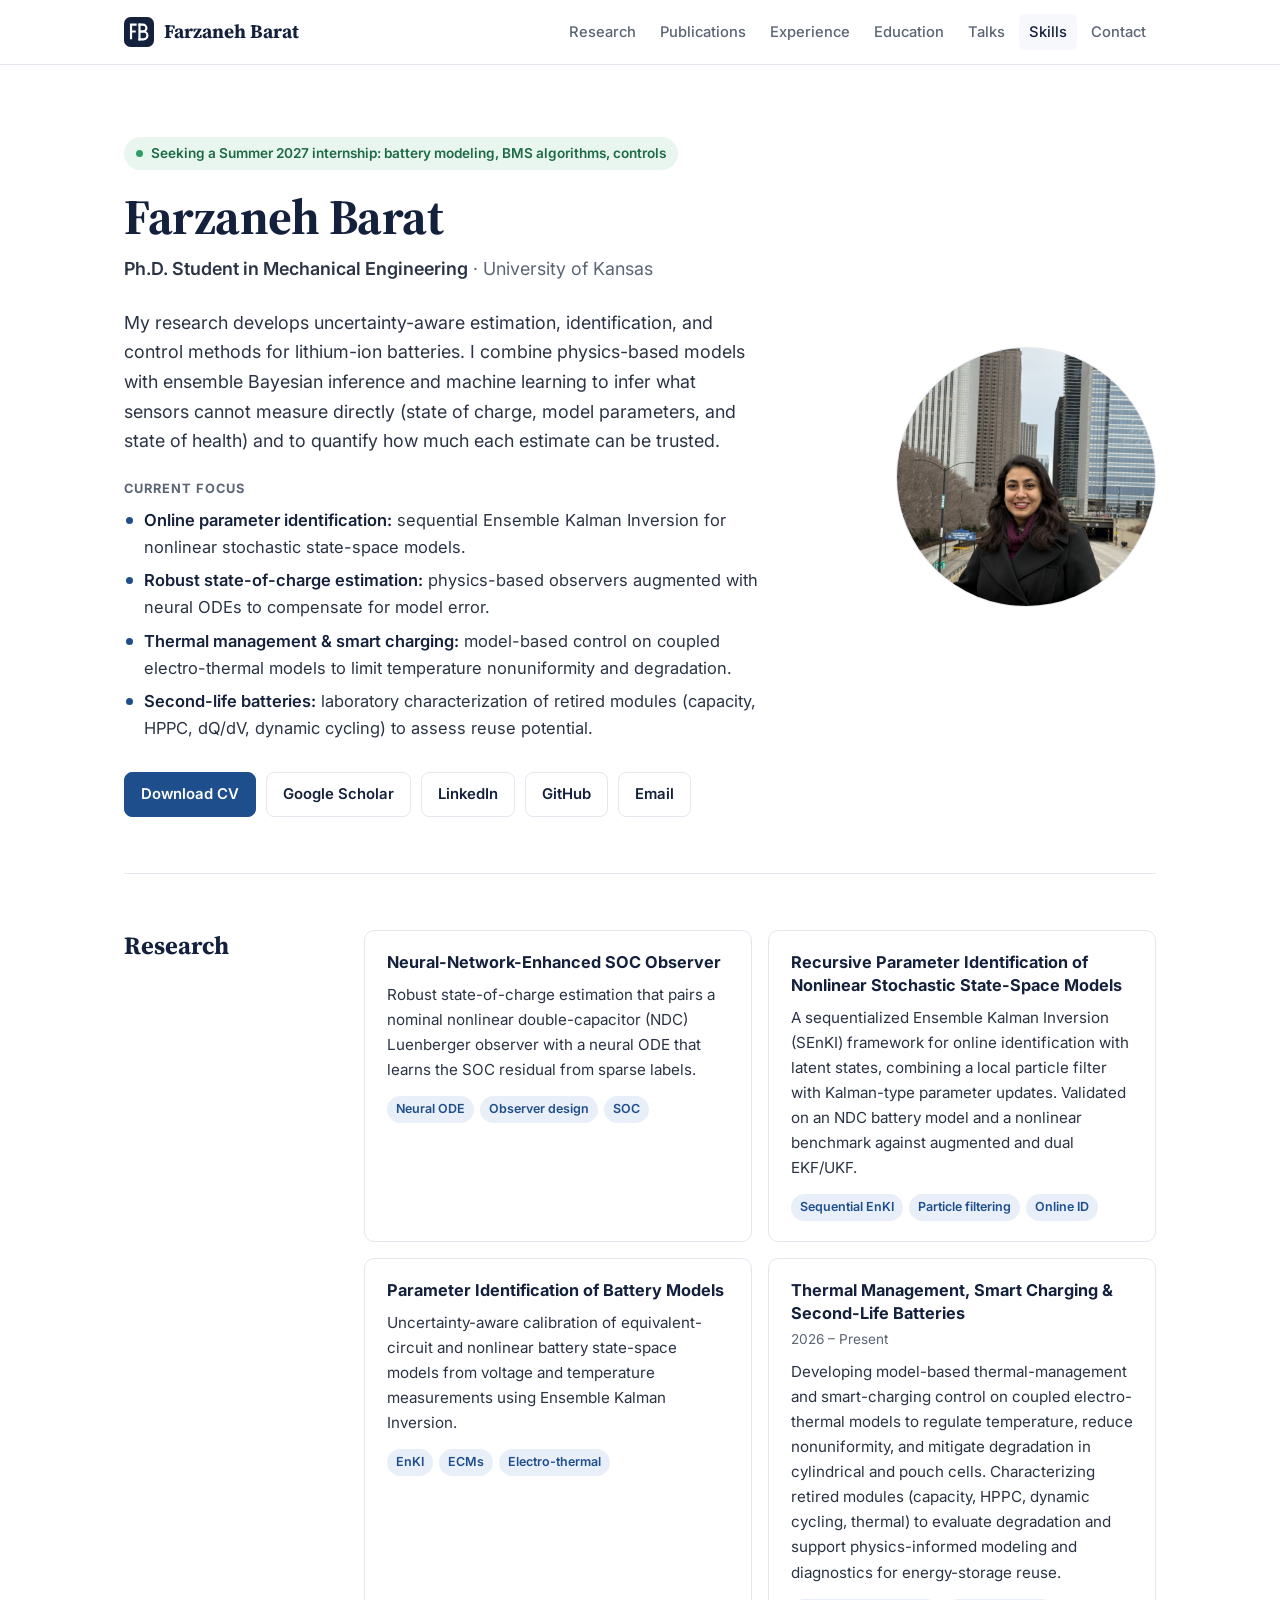
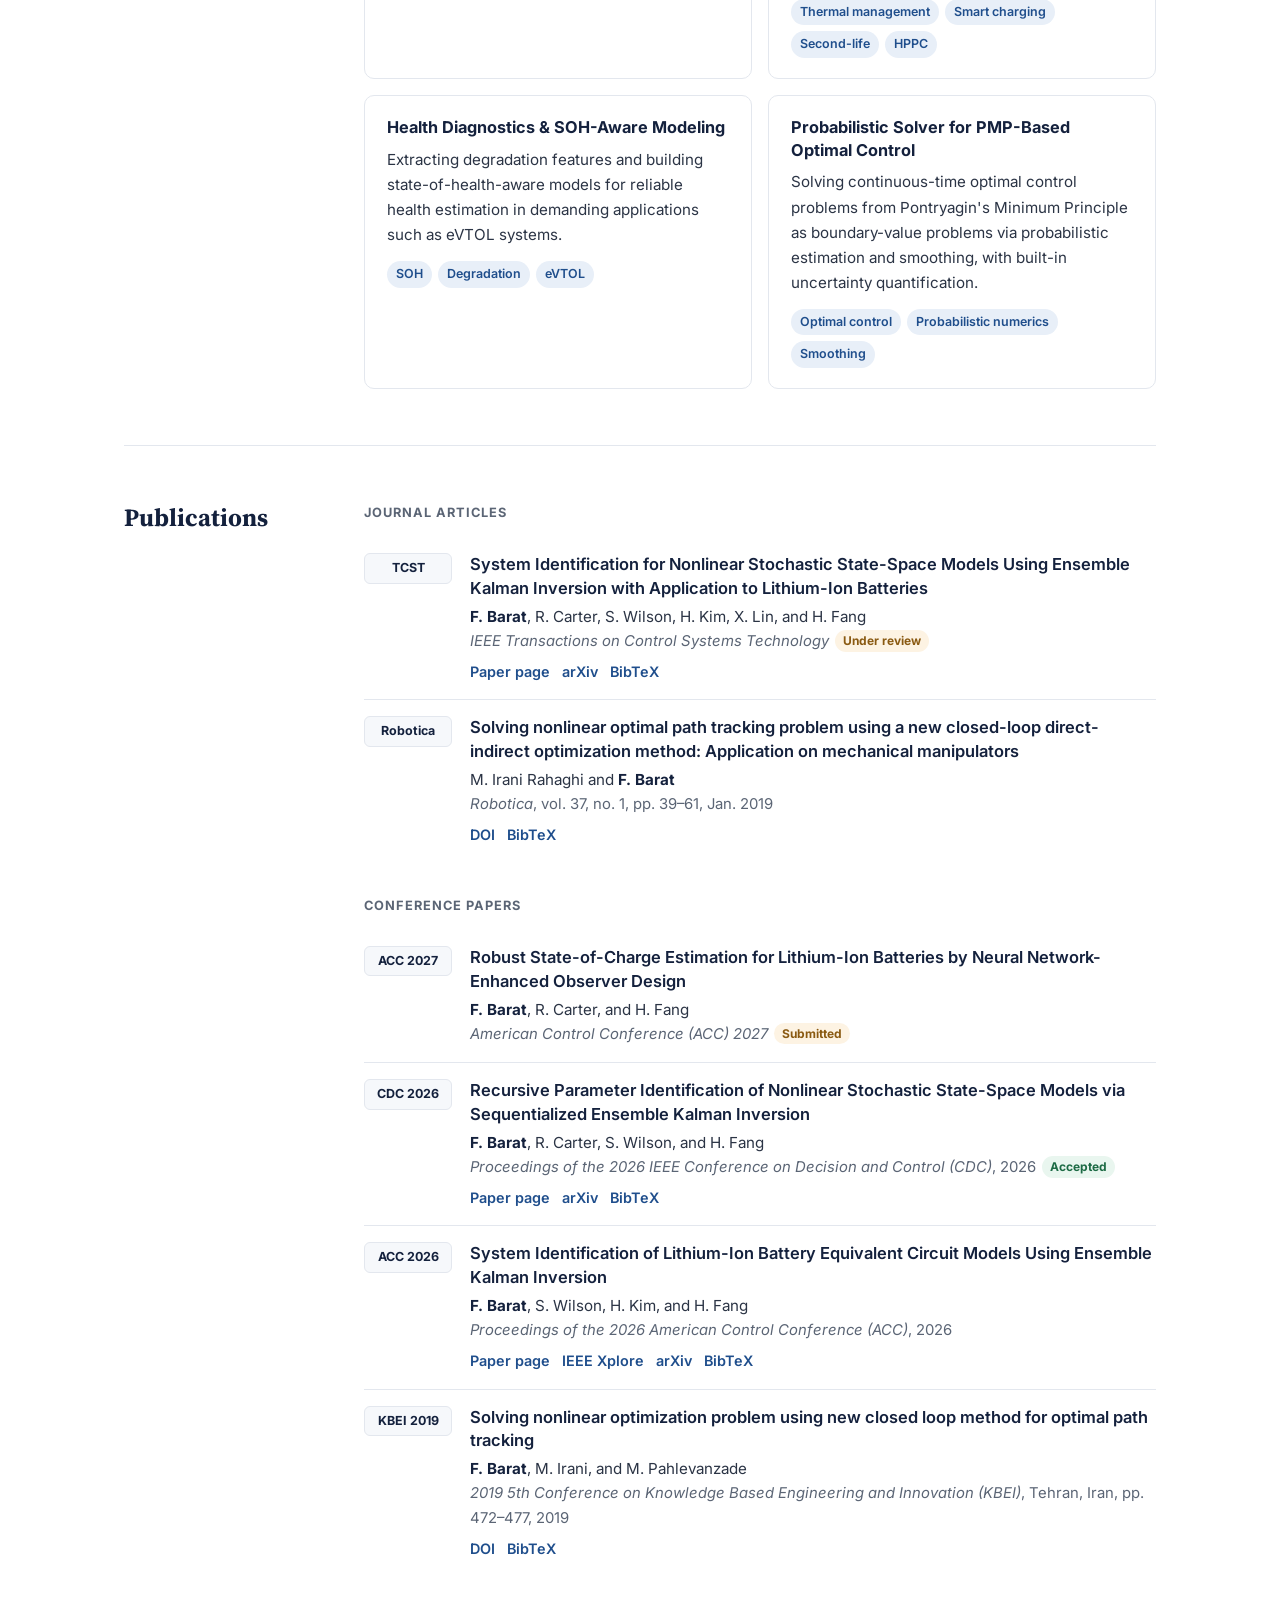
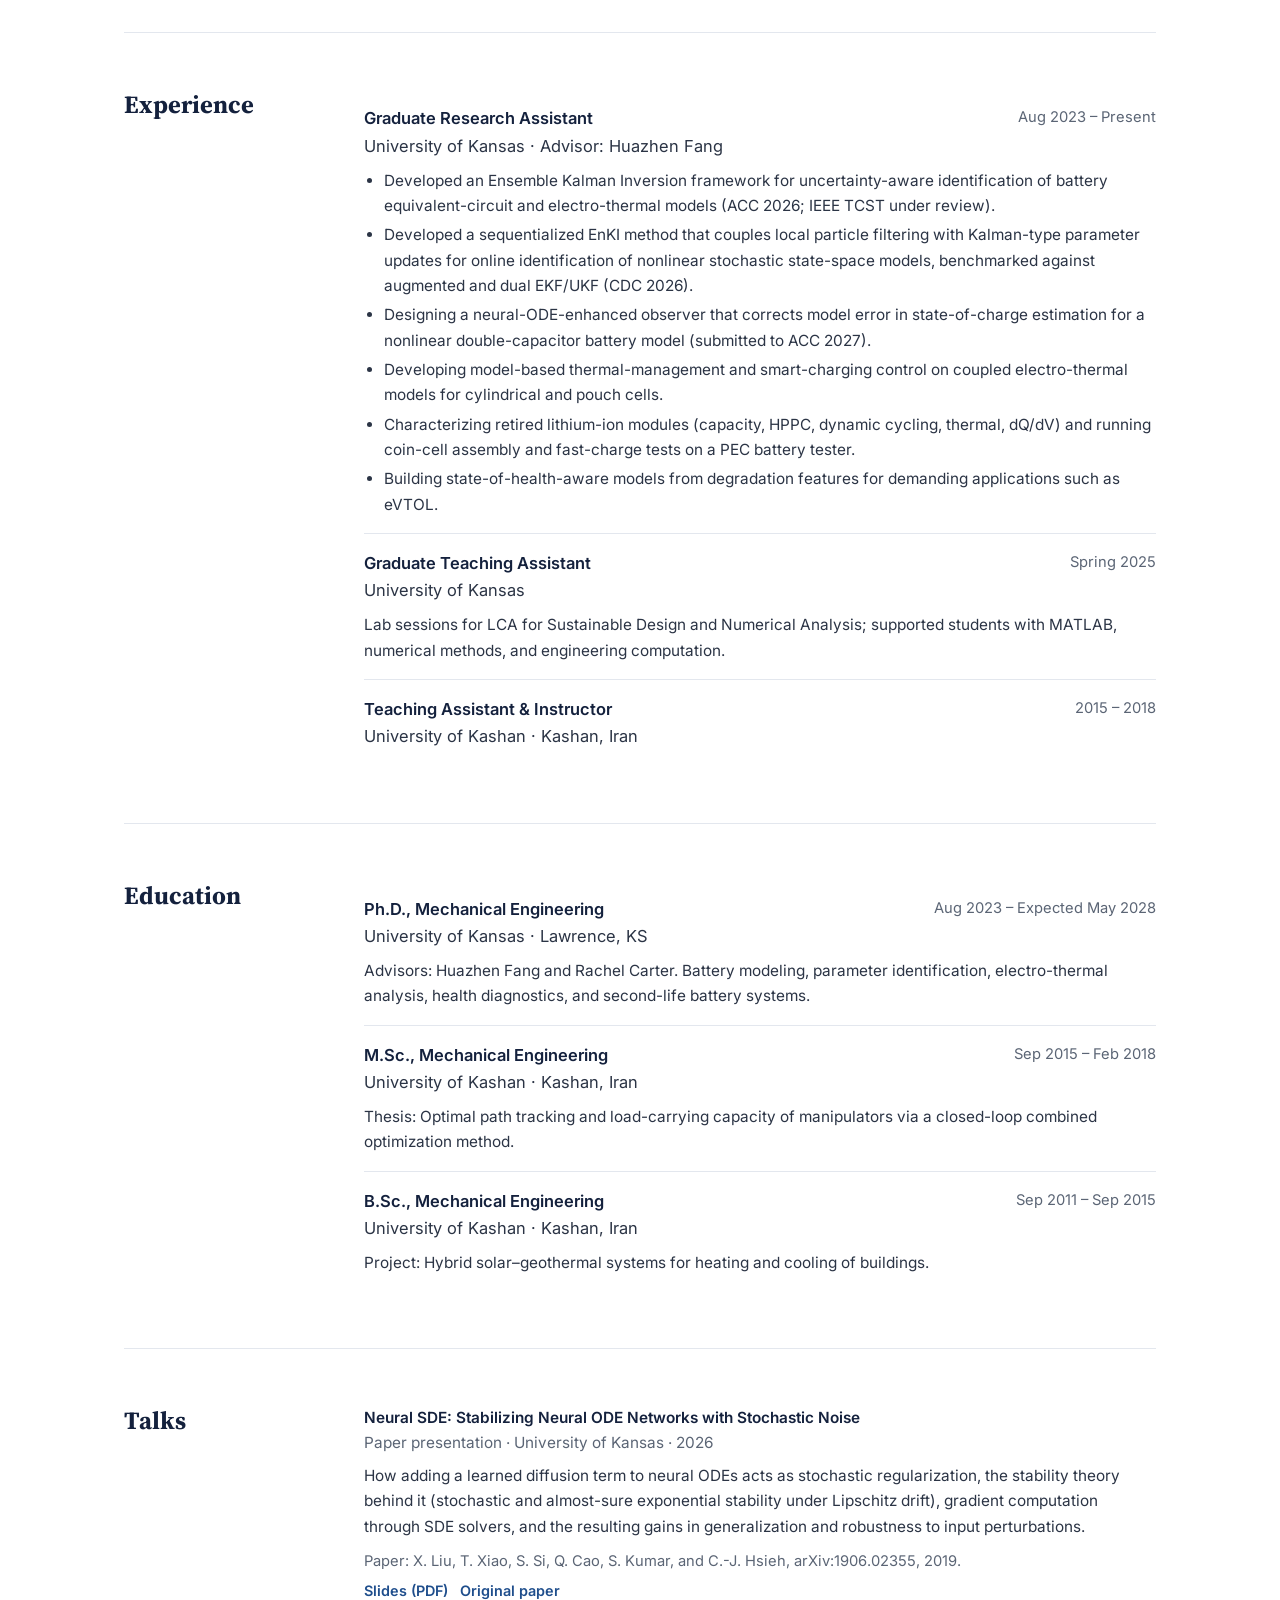
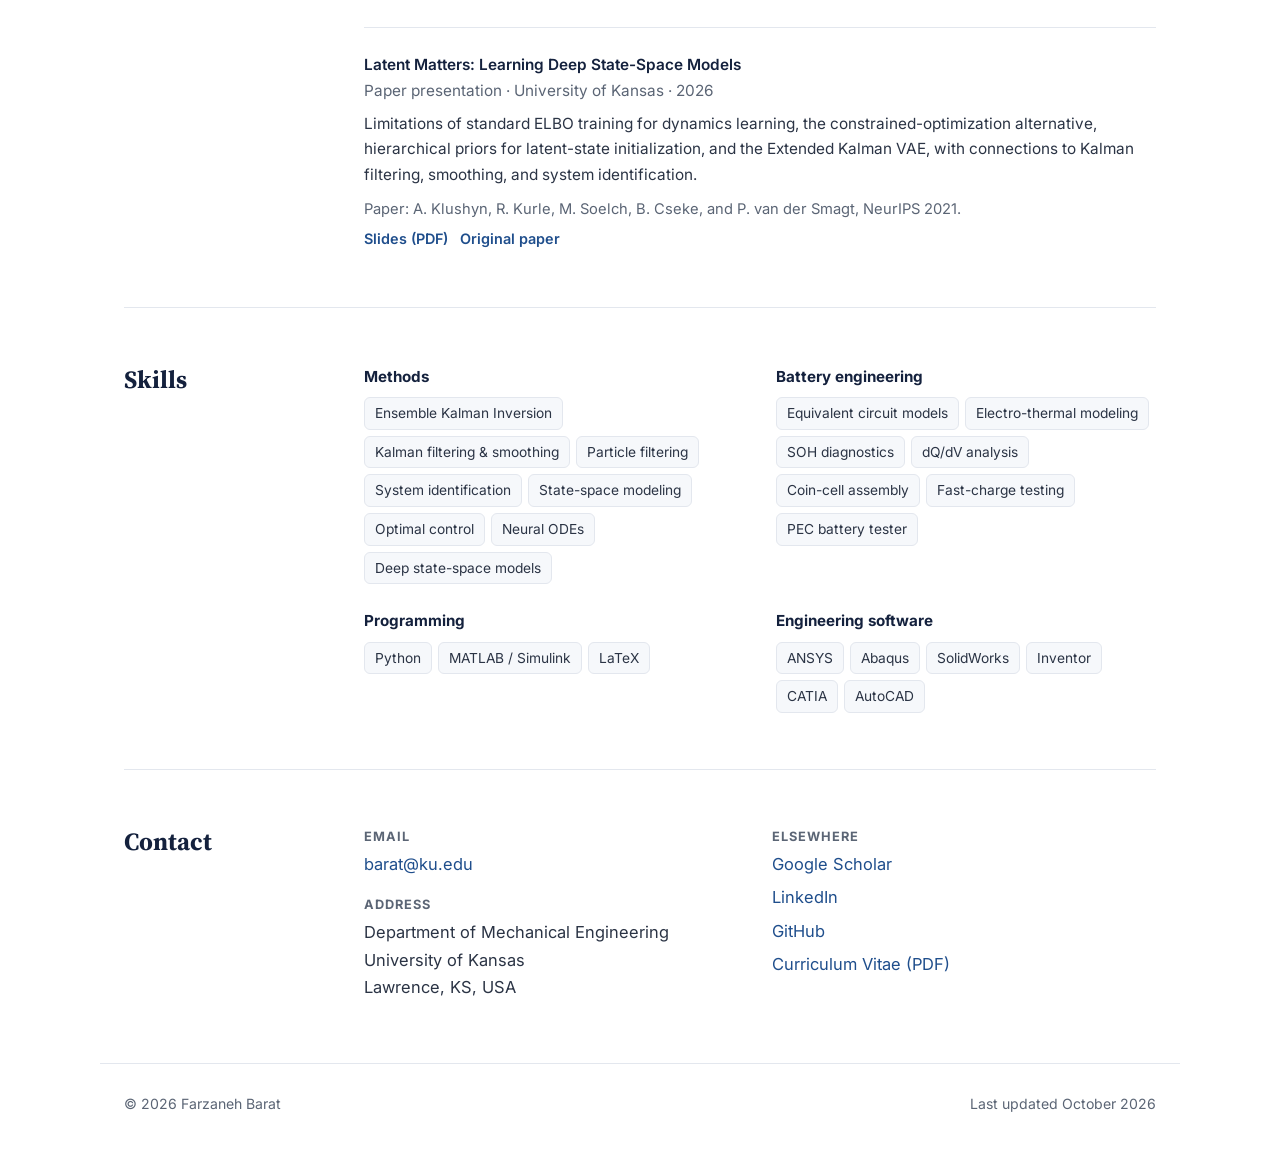
<file: index.html>
<!DOCTYPE html>
<html lang="en">
<head>
  <meta charset="UTF-8" />
  <meta name="viewport" content="width=device-width, initial-scale=1.0" />
  <title>Farzaneh Barat | Battery Modeling & Probabilistic Estimation</title>
  <meta name="description" content="Farzaneh Barat is a Ph.D. student in Mechanical Engineering at the University of Kansas working on uncertainty-aware modeling, parameter identification, and health diagnostics for lithium-ion batteries." />
  <link rel="canonical" href="https://farzanehbarat.github.io/" />
  <link rel="icon" type="image/svg+xml" href='data:image/svg+xml,%3Csvg xmlns="http://www.w3.org/2000/svg" viewBox="0 0 64 64" role="img" aria-label="FB monogram"%3E %3Crect width="64" height="64" rx="14" fill="%2314213d"/%3E %3Cg fill="none" stroke="%23ffffff" stroke-width="4.6" stroke-linecap="butt" stroke-linejoin="miter"%3E %3Cpath d="M15 16.3 V47.7 M12.7 16.3 H27 M15 31 H25"/%3E %3Cpath d="M33 13.9 V50.1"/%3E %3Cpath d="M30.7 16.3 H40.5 a7.35 7.35 0 0 1 0 14.7 H33"/%3E %3Cpath d="M33 31 H41.5 a8.35 8.35 0 0 1 0 16.7 H30.7"/%3E %3C/g%3E %3C/svg%3E' />

  <!-- Social preview (LinkedIn, Slack, email) -->
  <meta property="og:type" content="profile" />
  <meta property="og:title" content="Farzaneh Barat | Battery Modeling & Probabilistic Estimation" />
  <meta property="og:description" content="Ph.D. student at the University of Kansas: uncertainty-aware modeling, identification, and diagnostics for lithium-ion batteries." />
  <meta property="og:url" content="https://farzanehbarat.github.io/" />
  <meta property="og:image" content="https://farzanehbarat.github.io/assets/profile.jpg" />

  <link rel="preconnect" href="https://fonts.googleapis.com" />
  <link rel="preconnect" href="https://fonts.gstatic.com" crossorigin />
  <link href="https://fonts.googleapis.com/css2?family=Inter:wght@400;500;600;700&family=Source+Serif+4:opsz,wght@8..60,500;8..60,600;8..60,700&display=swap" rel="stylesheet" />

  <style>
    :root {
      --ink: #14213d;
      --text: #2b3445;
      --muted: #5b6575;
      --accent: #1f4e8c;
      --accent-soft: #e8eff8;
      --line: #e3e7ee;
      --soft: #f6f8fb;
      --bg: #ffffff;
      --serif: "Source Serif 4", Georgia, "Times New Roman", serif;
      --sans: "Inter", -apple-system, "Segoe UI", Roboto, Arial, sans-serif;
      --max: 1080px;
    }

    * { box-sizing: border-box; margin: 0; padding: 0; }
    html { scroll-behavior: smooth; scroll-padding-top: 76px; }
    body {
      font-family: var(--sans);
      font-size: 16.5px;
      line-height: 1.65;
      color: var(--text);
      background: var(--bg);
      -webkit-font-smoothing: antialiased;
    }
    a { color: var(--accent); text-decoration: none; }
    a:hover { text-decoration: underline; text-underline-offset: 3px; }
    img { max-width: 100%; display: block; }

    .skip-link {
      position: absolute; left: -999px; top: 8px;
      background: var(--ink); color: #fff; padding: 8px 12px; border-radius: 6px; z-index: 2000;
    }
    .skip-link:focus { left: 8px; }

    /* ---------- Header ---------- */
    .site-header {
      position: sticky; top: 0; z-index: 1000;
      background: rgba(255, 255, 255, 0.94);
      backdrop-filter: blur(8px);
      border-bottom: 1px solid var(--line);
    }
    .navbar {
      max-width: var(--max); margin: 0 auto; padding: 14px 24px;
      display: flex; align-items: center; justify-content: space-between; gap: 24px;
    }
    .brand {
      font-family: var(--serif); font-weight: 700; font-size: 1.2rem;
      color: var(--ink); white-space: nowrap;
      display: inline-flex; align-items: center; gap: 10px;
    }
    .brand:hover { text-decoration: none; }
    .nav-links { display: flex; gap: 4px; list-style: none; }
    .nav-links a {
      display: block; padding: 6px 10px; border-radius: 6px;
      color: var(--muted); font-size: 0.92rem; font-weight: 500;
    }
    .nav-links a:hover, .nav-links a.active {
      color: var(--ink); background: var(--soft); text-decoration: none;
    }

    main { max-width: var(--max); margin: 0 auto; padding: 0 24px; }

    /* ---------- Hero ---------- */
    .hero {
      display: grid; grid-template-columns: 1fr 260px; gap: 56px;
      align-items: center; padding: 72px 0 56px;
    }
    .status {
      display: inline-flex; align-items: center; gap: 8px;
      font-size: 0.85rem; font-weight: 600; color: #1d6b45;
      background: #e9f6ef; padding: 5px 12px; border-radius: 999px; margin-bottom: 20px;
    }
    .status::before {
      content: ""; width: 7px; height: 7px; border-radius: 50%; background: #2f9e64;
    }
    .hero h1 {
      font-family: var(--serif); font-size: 3.1rem; line-height: 1.1;
      color: var(--ink); font-weight: 700; letter-spacing: -0.01em;
    }
    .hero .role {
      font-size: 1.12rem; color: var(--muted); margin: 10px 0 24px;
    }
    .hero .role strong { color: var(--text); font-weight: 600; }
    .hero .lead { font-size: 1.12rem; color: var(--text); max-width: 640px; }
    .hero .lead + .lead { margin-top: 12px; }
    .now-label { margin-top: 22px; font-size: 0.8rem; font-weight: 700; text-transform: uppercase; letter-spacing: 0.08em; color: var(--muted); }
    .now { list-style: none; margin-top: 8px; max-width: 640px; }
    .now li strong { color: var(--ink); font-weight: 600; }
    .now li { position: relative; padding-left: 20px; margin-top: 6px; }
    .now li::before { content: ""; position: absolute; left: 2px; top: 0.62em; width: 7px; height: 7px; border-radius: 50%; background: var(--accent); }

    .actions { display: flex; flex-wrap: wrap; gap: 10px; margin-top: 30px; }
    .btn {
      display: inline-flex; align-items: center; gap: 6px;
      padding: 9px 16px; border-radius: 8px; font-size: 0.93rem; font-weight: 600;
      border: 1px solid var(--line); color: var(--ink); background: #fff;
      transition: border-color .15s ease, background .15s ease;
    }
    .btn:hover { border-color: var(--accent); text-decoration: none; }
    .btn.primary { background: var(--accent); border-color: var(--accent); color: #fff; }
    .btn.primary:hover { background: #183f73; }

    .portrait img {
      width: 260px; height: 260px; object-fit: cover; border-radius: 50%;
      background: var(--soft); border: 1px solid var(--line);
    }

    /* ---------- Highlights (recruiter strip) ---------- */
    .highlights {
      display: grid; grid-template-columns: repeat(4, 1fr);
      border: 1px solid var(--line); border-radius: 12px; overflow: hidden;
      margin-bottom: 24px;
    }
    .highlight { padding: 20px 22px; background: var(--soft); }
    .highlight + .highlight { border-left: 1px solid var(--line); }
    .highlight .big {
      font-family: var(--serif); font-size: 1.35rem; font-weight: 700; color: var(--ink); line-height: 1.25;
    }
    .highlight .small { font-size: 0.88rem; color: var(--muted); margin-top: 4px; }

    /* ---------- Sections ---------- */
    .section {
      display: grid; grid-template-columns: 200px 1fr; gap: 40px;
      padding: 56px 0; border-top: 1px solid var(--line);
    }
    .section > h2 {
      font-family: var(--serif); font-size: 1.55rem; color: var(--ink);
      font-weight: 700; line-height: 1.25; position: sticky; top: 90px; align-self: start;
    }
    .section h3 {
      font-size: 0.8rem; font-weight: 700; text-transform: uppercase; letter-spacing: 0.08em;
      color: var(--muted); margin: 32px 0 14px;
    }
    .section h3:first-child { margin-top: 0; }

    /* Research */
    .projects { display: grid; grid-template-columns: repeat(2, 1fr); gap: 16px; }
    .project {
      border: 1px solid var(--line); border-radius: 10px; padding: 20px 22px; background: #fff;
    }
    .project h4 { font-size: 1.02rem; color: var(--ink); line-height: 1.4; margin-bottom: 8px; }
    .project p { font-size: 0.95rem; color: var(--text); }
    .project p.project-date { font-size: 0.85rem; color: var(--muted); margin: -4px 0 8px; }
    .tags { display: flex; flex-wrap: wrap; gap: 6px; margin-top: 14px; }
    .tag {
      font-size: 0.78rem; font-weight: 600; color: var(--accent);
      background: var(--accent-soft); padding: 3px 9px; border-radius: 999px;
    }

    /* Publications */
    .pubs { list-style: none; }
    .pub {
      display: grid; grid-template-columns: 88px 1fr; gap: 18px;
      padding: 16px 0; border-bottom: 1px solid var(--line);
    }
    .pub:last-child { border-bottom: none; }
    .venue-chip {
      align-self: start; text-align: center; font-size: 0.78rem; font-weight: 700;
      color: var(--ink); border: 1px solid var(--line); border-radius: 6px; padding: 4px 6px;
      background: var(--soft);
    }
    .pub-title { font-weight: 600; color: var(--ink); line-height: 1.45; }
    .pub-authors { color: var(--text); font-size: 0.95rem; margin-top: 3px; }
    .pub-authors .me { font-weight: 700; color: var(--ink); }
    .pub-venue { color: var(--muted); font-size: 0.93rem; }
    .badge {
      display: inline-block; font-size: 0.75rem; font-weight: 700; padding: 1px 8px;
      border-radius: 999px; margin-left: 6px; vertical-align: 1px;
    }
    .badge.accepted { background: #e9f6ef; color: #1d6b45; }
    .badge.review { background: #fdf3e3; color: #8a5a12; }
    .bib summary { cursor: pointer; color: var(--accent); list-style: none; }
    .bib summary::-webkit-details-marker { display: none; }
    .bib[open] { flex-basis: 100%; }
    .bib pre { margin-top: 8px; padding: 10px 12px; background: var(--soft); border: 1px solid var(--line); border-radius: 6px; font-size: 0.78rem; font-weight: 400; white-space: pre-wrap; overflow-wrap: anywhere; color: var(--text); }
    .pub-links { display: flex; flex-wrap: wrap; gap: 12px; margin-top: 6px; font-size: 0.9rem; font-weight: 600; }

    /* Timeline (experience / education) */
    .entry {
      display: grid; grid-template-columns: 1fr auto; gap: 4px 24px;
      padding: 16px 0; border-bottom: 1px solid var(--line);
    }
    .entry:last-child { border-bottom: none; }
    .entry-title { font-weight: 600; color: var(--ink); }
    .entry-org { color: var(--text); }
    .entry-date { color: var(--muted); font-size: 0.92rem; white-space: nowrap; text-align: right; }
    .entry-body { grid-column: 1 / -1; color: var(--text); font-size: 0.96rem; margin-top: 4px; }
    .entry-body ul { padding-left: 20px; }
    .entry-body li + li { margin-top: 4px; }

    /* Talks */
    .talk-title { font-weight: 600; color: var(--ink); }
    .talk-meta { color: var(--muted); font-size: 0.93rem; margin-bottom: 8px; }
    .talk p { font-size: 0.96rem; }
    .talk + .talk { margin-top: 24px; padding-top: 24px; border-top: 1px solid var(--line); }
    .talk .ref { margin-top: 10px; color: var(--muted); font-size: 0.92rem; }

    /* Skills */
    .skill-groups { display: grid; grid-template-columns: repeat(2, 1fr); gap: 24px 32px; }
    .skill-groups h4 { font-size: 0.95rem; color: var(--ink); margin-bottom: 8px; }
    .chips { display: flex; flex-wrap: wrap; gap: 6px; }
    .chip {
      font-size: 0.86rem; padding: 4px 10px; border-radius: 6px;
      background: var(--soft); border: 1px solid var(--line); color: var(--text);
    }
    .awards { list-style: none; }
    .awards li { padding: 8px 0; border-bottom: 1px solid var(--line); display: flex; justify-content: space-between; gap: 16px; }
    .awards li:last-child { border-bottom: none; }
    .awards .yr { color: var(--muted); font-size: 0.92rem; white-space: nowrap; }

    /* Contact */
    .contact-grid { display: grid; grid-template-columns: repeat(2, 1fr); gap: 24px; }
    .contact-grid p { margin-bottom: 6px; }
    .label { font-size: 0.8rem; font-weight: 700; text-transform: uppercase; letter-spacing: 0.08em; color: var(--muted); display: block; margin-bottom: 4px; }

    .site-footer {
      max-width: var(--max); margin: 0 auto; padding: 28px 24px 40px;
      border-top: 1px solid var(--line); color: var(--muted); font-size: 0.88rem;
      display: flex; justify-content: space-between; flex-wrap: wrap; gap: 8px;
    }

    /* ---------- Responsive ---------- */
    @media (max-width: 900px) {
      .hero { grid-template-columns: 1fr; gap: 28px; padding: 44px 0 36px; }
      .portrait { order: -1; }
      .portrait img { width: 150px; height: 150px; }
      .hero h1 { font-size: 2.4rem; }
      .highlights { grid-template-columns: repeat(2, 1fr); }
      .highlight:nth-child(3) { border-left: none; }
      .highlight:nth-child(n+3) { border-top: 1px solid var(--line); }
      .section { grid-template-columns: 1fr; gap: 20px; padding: 44px 0; }
      .section > h2 { position: static; }
      .projects, .skill-groups, .contact-grid { grid-template-columns: 1fr; }
      .navbar { flex-direction: column; align-items: flex-start; gap: 8px; }
      .nav-links { width: 100%; overflow-x: auto; scrollbar-width: none; }
      .nav-links::-webkit-scrollbar { display: none; }
      .nav-links a { white-space: nowrap; }
      html { scroll-padding-top: 110px; }
    }
    @media (max-width: 720px) {
      .navbar { flex-direction: column; align-items: flex-start; gap: 8px; padding: 12px 16px; }
      .nav-links { width: 100%; overflow-x: auto; scrollbar-width: none; }
      .nav-links::-webkit-scrollbar { display: none; }
      .nav-links a { white-space: nowrap; }
      main { padding: 0 16px; }
      html { scroll-padding-top: 110px; }
      .pub { grid-template-columns: 1fr; gap: 6px; }
      .venue-chip { justify-self: start; }
      .entry { grid-template-columns: 1fr; }
      .entry-date { text-align: left; }
      .highlights { grid-template-columns: 1fr; }
      .highlight + .highlight { border-left: none; border-top: 1px solid var(--line); }
    }

    @media print {
      .site-header, .actions, .skip-link { display: none; }
      .section > h2 { position: static; }
      body { font-size: 12pt; }
    }
  </style>

  <script type="application/ld+json">
  {
    "@context": "https://schema.org",
    "@type": "Person",
    "name": "Farzaneh Barat",
    "jobTitle": "Ph.D. Student in Mechanical Engineering",
    "affiliation": { "@type": "CollegeOrUniversity", "name": "University of Kansas" },
    "url": "https://farzanehbarat.github.io/",
    "email": "barat@ku.edu",
    "image": "https://farzanehbarat.github.io/assets/profile.jpg",
    "sameAs": [
      "https://github.com/farzanehbarat",
      "https://www.linkedin.com/in/farzaneh-barat-59b69525b/",
      "https://scholar.google.com/citations?hl=en&user=KrAn6_gAAAAJ"
    ],
    "knowsAbout": [
      "Lithium-ion battery modeling",
      "Parameter identification",
      "Ensemble Kalman Inversion",
      "State-space models",
      "Neural ODEs",
      "State-of-charge estimation",
      "Electro-thermal analysis",
      "Battery health diagnostics",
      "Second-life battery systems"
    ]
  }
  </script>
</head>

<body>
  <a class="skip-link" href="#main">Skip to content</a>

  <header class="site-header">
    <nav class="navbar" aria-label="Main">
      <a class="brand" href="#top"><svg width="30" height="30" aria-hidden="true" xmlns="http://www.w3.org/2000/svg" viewBox="0 0 64 64">
  <rect width="64" height="64" rx="14" fill="#14213d"/>
  <g fill="none" stroke="#ffffff" stroke-width="4.6" stroke-linecap="butt" stroke-linejoin="miter">
    <path d="M15 16.3 V47.7 M12.7 16.3 H27 M15 31 H25"/>
    <path d="M33 13.9 V50.1"/>
    <path d="M30.7 16.3 H40.5 a7.35 7.35 0 0 1 0 14.7 H33"/>
    <path d="M33 31 H41.5 a8.35 8.35 0 0 1 0 16.7 H30.7"/>
  </g>
</svg><span>Farzaneh Barat</span></a>
      <ul class="nav-links">
        <li><a href="#research">Research</a></li>
        <li><a href="#publications">Publications</a></li>
        <li><a href="#experience">Experience</a></li>
        <li><a href="#education">Education</a></li>
        <li><a href="#talks">Talks</a></li>
        <li><a href="#skills">Skills</a></li>
        <li><a href="#contact">Contact</a></li>
      </ul>
    </nav>
  </header>

  <main id="main">

    <!-- ================= HERO ================= -->
    <section class="hero" id="top">
      <div>
        <p class="status">Seeking a Summer 2027 internship: battery modeling, BMS algorithms, controls</p>
        <h1>Farzaneh Barat</h1>
        <p class="role">
          <strong>Ph.D. Student in Mechanical Engineering</strong> · University of Kansas
        </p>

        <p class="lead">
          My research develops uncertainty-aware estimation, identification, and control
          methods for lithium-ion batteries. I combine physics-based models with ensemble
          Bayesian inference and machine learning to infer what sensors cannot measure
          directly (state of charge, model parameters, and state of health) and to
          quantify how much each estimate can be trusted.
        </p>
        <p class="now-label">Current focus</p>
        <ul class="now">
          <li><strong>Online parameter identification:</strong> sequential Ensemble Kalman Inversion for nonlinear stochastic state-space models.</li>
          <li><strong>Robust state-of-charge estimation:</strong> physics-based observers augmented with neural ODEs to compensate for model error.</li>
          <li><strong>Thermal management &amp; smart charging:</strong> model-based control on coupled electro-thermal models to limit temperature nonuniformity and degradation.</li>
          <li><strong>Second-life batteries:</strong> laboratory characterization of retired modules (capacity, HPPC, dQ/dV, dynamic cycling) to assess reuse potential.</li>
        </ul>

        <div class="actions">
          <a class="btn primary" href="assets/CV.pdf" target="_blank" rel="noopener">Download CV</a>
          <a class="btn" href="https://scholar.google.com/citations?hl=en&user=KrAn6_gAAAAJ" target="_blank" rel="noopener">Google Scholar</a>
          <a class="btn" href="https://www.linkedin.com/in/farzaneh-barat-59b69525b/" target="_blank" rel="noopener">LinkedIn</a>
          <a class="btn" href="https://github.com/farzanehbarat" target="_blank" rel="noopener">GitHub</a>
          <a class="btn" href="mailto:barat@ku.edu">Email</a>
        </div>
      </div>

      <div class="portrait">
        <img src="assets/profile.jpg" alt="Portrait of Farzaneh Barat" width="260" height="260" />
      </div>
    </section>

    <!-- ================= RESEARCH ================= -->
    <section class="section" id="research">
      <h2>Research</h2>
      <div class="projects">
          <article class="project">
            <h4>Neural-Network-Enhanced SOC Observer</h4>
            <p>Robust state-of-charge estimation that pairs a nominal nonlinear double-capacitor (NDC) Luenberger observer with a neural ODE that learns the SOC residual from sparse labels.</p>
            <div class="tags"><span class="tag">Neural ODE</span><span class="tag">Observer design</span><span class="tag">SOC</span></div>
          </article>

          <article class="project">
            <h4>Recursive Parameter Identification of Nonlinear Stochastic State-Space Models</h4>
            <p>A sequentialized Ensemble Kalman Inversion (SEnKI) framework for online identification with latent states, combining a local particle filter with Kalman-type parameter updates. Validated on an NDC battery model and a nonlinear benchmark against augmented and dual EKF/UKF.</p>
            <div class="tags"><span class="tag">Sequential EnKI</span><span class="tag">Particle filtering</span><span class="tag">Online ID</span></div>
          </article>

          <article class="project">
            <h4>Parameter Identification of Battery Models</h4>
            <p>Uncertainty-aware calibration of equivalent-circuit and nonlinear battery state-space models from voltage and temperature measurements using Ensemble Kalman Inversion.</p>
            <div class="tags"><span class="tag">EnKI</span><span class="tag">ECMs</span><span class="tag">Electro-thermal</span></div>
          </article>

          <article class="project">
            <h4>Thermal Management, Smart Charging &amp; Second-Life Batteries</h4>
            <p class="project-date">2026 – Present</p>
            <p>Developing model-based thermal-management and smart-charging control on coupled electro-thermal models to regulate temperature, reduce nonuniformity, and mitigate degradation in cylindrical and pouch cells. Characterizing retired modules (capacity, HPPC, dynamic cycling, thermal) to evaluate degradation and support physics-informed modeling and diagnostics for energy-storage reuse.</p>
            <div class="tags"><span class="tag">Thermal management</span><span class="tag">Smart charging</span><span class="tag">Second-life</span><span class="tag">HPPC</span></div>
          </article>

          <article class="project">
            <h4>Health Diagnostics &amp; SOH-Aware Modeling</h4>
            <p>Extracting degradation features and building state-of-health-aware models for reliable health estimation in demanding applications such as eVTOL systems.</p>
            <div class="tags"><span class="tag">SOH</span><span class="tag">Degradation</span><span class="tag">eVTOL</span></div>
          </article>

          <article class="project">
            <h4>Probabilistic Solver for PMP-Based Optimal Control</h4>
            <p>Solving continuous-time optimal control problems from Pontryagin's Minimum Principle as boundary-value problems via probabilistic estimation and smoothing, with built-in uncertainty quantification.</p>
            <div class="tags"><span class="tag">Optimal control</span><span class="tag">Probabilistic numerics</span><span class="tag">Smoothing</span></div>
          </article>
      </div>
    </section>

    <!-- ================= PUBLICATIONS ================= -->
    <section class="section" id="publications">
      <h2>Publications</h2>
      <div>
        <h3>Journal articles</h3>
        <ol class="pubs">
          <li class="pub">
            <span class="venue-chip">TCST</span>
            <div>
              <p class="pub-title">System Identification for Nonlinear Stochastic State-Space Models Using Ensemble Kalman Inversion with Application to Lithium-Ion Batteries</p>
              <p class="pub-authors"><span class="me">F. Barat</span>, R. Carter, S. Wilson, H. Kim, X. Lin, and H. Fang</p>
              <p class="pub-venue"><em>IEEE Transactions on Control Systems Technology</em><span class="badge review">Under review</span></p>
              <div class="pub-links"><a href="papers/enki-nonlinear-sysid-batteries.html">Paper page</a><a href="https://arxiv.org/abs/2610.26741" target="_blank" rel="noopener">arXiv</a><details class="bib"><summary>BibTeX</summary><pre>@article{barat2026enki,
  title   = {System Identification for Nonlinear Stochastic State-Space Models Using Ensemble Kalman Inversion with Application to Lithium-Ion Batteries},
  author  = {Barat, Farzaneh and Carter, Rachel and Wilson, Sara and Kim, Huijeong and Lin, Xinfan and Fang, Huazhen},
  journal = {arXiv preprint arXiv:2610.26741},
  year    = {2026}
}</pre></details></div>
            </div>
          </li>
          <li class="pub">
            <span class="venue-chip">Robotica</span>
            <div>
              <p class="pub-title">Solving nonlinear optimal path tracking problem using a new closed-loop direct-indirect optimization method: Application on mechanical manipulators</p>
              <p class="pub-authors">M. Irani Rahaghi and <span class="me">F. Barat</span></p>
              <p class="pub-venue"><em>Robotica</em>, vol. 37, no. 1, pp. 39–61, Jan. 2019</p>
              <div class="pub-links"><a href="https://doi.org/10.1017/S0263574718000851" target="_blank" rel="noopener">DOI</a><details class="bib"><summary>BibTeX</summary><pre>@article{iranirahaghi2019robotica,
  title   = {Solving nonlinear optimal path tracking problem using a new closed loop direct--indirect optimization method: Application on mechanical manipulators},
  author  = {Irani Rahaghi, M. and Barat, Farzaneh},
  journal = {Robotica},
  volume  = {37},
  number  = {1},
  pages   = {39--61},
  year    = {2019},
  doi     = {10.1017/S0263574718000851}
}</pre></details></div>
            </div>
          </li>
        </ol>

        <h3>Conference papers</h3>
        <ol class="pubs">
          <li class="pub">
            <span class="venue-chip">ACC 2027</span>
            <div>
              <p class="pub-title">Robust State-of-Charge Estimation for Lithium-Ion Batteries by Neural Network-Enhanced Observer Design</p>
              <p class="pub-authors"><span class="me">F. Barat</span>, R. Carter, and H. Fang</p>
              <p class="pub-venue"><em>American Control Conference (ACC) 2027</em><span class="badge review">Submitted</span></p>
            </div>
          </li>
          <li class="pub">
            <span class="venue-chip">CDC 2026</span>
            <div>
              <p class="pub-title">Recursive Parameter Identification of Nonlinear Stochastic State-Space Models via Sequentialized Ensemble Kalman Inversion</p>
              <p class="pub-authors"><span class="me">F. Barat</span>, R. Carter, S. Wilson, and H. Fang</p>
              <p class="pub-venue"><em>Proceedings of the 2026 IEEE Conference on Decision and Control (CDC)</em>, 2026<span class="badge accepted">Accepted</span></p>
              <div class="pub-links"><a href="papers/cdc2026-senki-recursive-id.html">Paper page</a><a href="https://arxiv.org/abs/2609.22704" target="_blank" rel="noopener">arXiv</a><details class="bib"><summary>BibTeX</summary><pre>@inproceedings{barat2026senki,
  title     = {Recursive Parameter Identification of Nonlinear Stochastic State-Space Models via Sequentialized Ensemble Kalman Inversion},
  author    = {Barat, Farzaneh and Carter, Rachel and Wilson, Sara and Fang, Huazhen},
  booktitle = {Proceedings of the 65th IEEE Conference on Decision and Control (CDC)},
  year      = {2026},
  note      = {arXiv:2609.22704}
}</pre></details></div>
            </div>
          </li>
          <li class="pub">
            <span class="venue-chip">ACC 2026</span>
            <div>
              <p class="pub-title">System Identification of Lithium-Ion Battery Equivalent Circuit Models Using Ensemble Kalman Inversion</p>
              <p class="pub-authors"><span class="me">F. Barat</span>, S. Wilson, H. Kim, and H. Fang</p>
              <p class="pub-venue"><em>Proceedings of the 2026 American Control Conference (ACC)</em>, 2026</p>
              <div class="pub-links"><a href="papers/acc2026-enki-battery-sysid.html">Paper page</a><a href="https://ieeexplore.ieee.org/abstract/document/11616140" target="_blank" rel="noopener">IEEE Xplore</a><a href="https://arxiv.org/abs/2604.10813" target="_blank" rel="noopener">arXiv</a><details class="bib"><summary>BibTeX</summary><pre>@inproceedings{barat2026acc,
  title     = {System Identification of Lithium-Ion Battery Equivalent Circuit Models Using Ensemble Kalman Inversion},
  author    = {Barat, Farzaneh and Wilson, Sara and Kim, Huijeong and Fang, Huazhen},
  booktitle = {Proceedings of the 2026 American Control Conference (ACC)},
  pages     = {1615--1622},
  year      = {2026}
}</pre></details></div>
            </div>
          </li>
          <li class="pub">
            <span class="venue-chip">KBEI 2019</span>
            <div>
              <p class="pub-title">Solving nonlinear optimization problem using new closed loop method for optimal path tracking</p>
              <p class="pub-authors"><span class="me">F. Barat</span>, M. Irani, and M. Pahlevanzade</p>
              <p class="pub-venue"><em>2019 5th Conference on Knowledge Based Engineering and Innovation (KBEI)</em>, Tehran, Iran, pp. 472–477, 2019</p>
              <div class="pub-links"><a href="https://doi.org/10.1109/KBEI.2019.8734913" target="_blank" rel="noopener">DOI</a><details class="bib"><summary>BibTeX</summary><pre>@inproceedings{barat2019kbei,
  title     = {Solving nonlinear optimization problem using new closed loop method for optimal path tracking},
  author    = {Barat, Farzaneh and Irani, Mohsen and Pahlevanzade, Mahsa},
  booktitle = {2019 5th Conference on Knowledge Based Engineering and Innovation (KBEI)},
  pages     = {472--477},
  year      = {2019},
  doi       = {10.1109/KBEI.2019.8734913}
}</pre></details></div>
            </div>
          </li>
        </ol>
      </div>
    </section>

    <!-- ================= EXPERIENCE ================= -->
    <section class="section" id="experience">
      <h2>Experience</h2>
      <div>
        <div class="entry">
          <div>
            <p class="entry-title">Graduate Research Assistant</p>
            <p class="entry-org">University of Kansas · Advisor: Huazhen Fang</p>
          </div>
          <p class="entry-date">Aug 2023 – Present</p>
          <div class="entry-body">
            <ul>
              <li>Developed an Ensemble Kalman Inversion framework for uncertainty-aware identification of battery equivalent-circuit and electro-thermal models (ACC 2026; IEEE TCST under review).</li>
              <li>Developed a sequentialized EnKI method that couples local particle filtering with Kalman-type parameter updates for online identification of nonlinear stochastic state-space models, benchmarked against augmented and dual EKF/UKF (CDC 2026).</li>
              <li>Designing a neural-ODE-enhanced observer that corrects model error in state-of-charge estimation for a nonlinear double-capacitor battery model (submitted to ACC 2027).</li>
              <li>Developing model-based thermal-management and smart-charging control on coupled electro-thermal models for cylindrical and pouch cells.</li>
              <li>Characterizing retired lithium-ion modules (capacity, HPPC, dynamic cycling, thermal, dQ/dV) and running coin-cell assembly and fast-charge tests on a PEC battery tester.</li>
              <li>Building state-of-health-aware models from degradation features for demanding applications such as eVTOL.</li>
            </ul>
          </div>
        </div>

        <div class="entry">
          <div>
            <p class="entry-title">Graduate Teaching Assistant</p>
            <p class="entry-org">University of Kansas</p>
          </div>
          <p class="entry-date">Spring 2025</p>
          <div class="entry-body">Lab sessions for LCA for Sustainable Design and Numerical Analysis; supported students with MATLAB, numerical methods, and engineering computation.</div>
        </div>

        <div class="entry">
          <div>
            <p class="entry-title">Teaching Assistant &amp; Instructor</p>
            <p class="entry-org">University of Kashan · Kashan, Iran</p>
          </div>
          <p class="entry-date">2015 – 2018</p>
        </div>
      </div>
    </section>

    <!-- ================= EDUCATION ================= -->
    <section class="section" id="education">
      <h2>Education</h2>
      <div>
        <div class="entry">
          <div>
            <p class="entry-title">Ph.D., Mechanical Engineering</p>
            <p class="entry-org">University of Kansas · Lawrence, KS</p>
          </div>
          <p class="entry-date">Aug 2023 – Expected May 2028</p>
          <div class="entry-body">Advisors: Huazhen Fang and Rachel Carter. Battery modeling, parameter identification, electro-thermal analysis, health diagnostics, and second-life battery systems.</div>
        </div>

        <div class="entry">
          <div>
            <p class="entry-title">M.Sc., Mechanical Engineering</p>
            <p class="entry-org">University of Kashan · Kashan, Iran</p>
          </div>
          <p class="entry-date">Sep 2015 – Feb 2018</p>
          <div class="entry-body">Thesis: Optimal path tracking and load-carrying capacity of manipulators via a closed-loop combined optimization method.</div>
        </div>

        <div class="entry">
          <div>
            <p class="entry-title">B.Sc., Mechanical Engineering</p>
            <p class="entry-org">University of Kashan · Kashan, Iran</p>
          </div>
          <p class="entry-date">Sep 2011 – Sep 2015</p>
          <div class="entry-body">Project: Hybrid solar–geothermal systems for heating and cooling of buildings.</div>
        </div>
      </div>
    </section>

    <!-- ================= TALKS ================= -->
    <section class="section" id="talks">
      <h2>Talks</h2>
      <div>
      <div class="talk">
        <p class="talk-title">Neural SDE: Stabilizing Neural ODE Networks with Stochastic Noise</p>
        <p class="talk-meta">Paper presentation · University of Kansas · 2026</p>
        <p>How adding a learned diffusion term to neural ODEs acts as stochastic regularization, the stability theory behind it (stochastic and almost-sure exponential stability under Lipschitz drift), gradient computation through SDE solvers, and the resulting gains in generalization and robustness to input perturbations.</p>
        <p class="ref">Paper: X. Liu, T. Xiao, S. Si, Q. Cao, S. Kumar, and C.-J. Hsieh, arXiv:1906.02355, 2019.</p>
        <div class="pub-links">
          <a href="assets/Neural%20SDE%20Stabilizing%20Neural%20ODE%20Networks%20with%20Stochastic%20Noise.pdf" target="_blank" rel="noopener">Slides (PDF)</a>
          <a href="https://arxiv.org/abs/1906.02355" target="_blank" rel="noopener">Original paper</a>
        </div>
      </div>

      <div class="talk">
        <p class="talk-title">Latent Matters: Learning Deep State-Space Models</p>
        <p class="talk-meta">Paper presentation · University of Kansas · 2026</p>
        <p>Limitations of standard ELBO training for dynamics learning, the constrained-optimization alternative, hierarchical priors for latent-state initialization, and the Extended Kalman VAE, with connections to Kalman filtering, smoothing, and system identification.</p>
        <p class="ref">Paper: A. Klushyn, R. Kurle, M. Soelch, B. Cseke, and P. van der Smagt, NeurIPS 2021.</p>
        <div class="pub-links">
          <a href="assets/DSSM_Paper_Presentation.pdf" target="_blank" rel="noopener">Slides (PDF)</a>
          <a href="https://proceedings.neurips.cc/paper/2021/hash/54b2b21af94108d83c2a909d5b0a6a50-Abstract.html" target="_blank" rel="noopener">Original paper</a>
        </div>
      </div>
      </div>
    
    </section>

    <!-- ================= SKILLS & AWARDS ================= -->
    <section class="section" id="skills">
      <h2>Skills</h2>
      <div>
        <div class="skill-groups">
          <div>
            <h4>Methods</h4>
            <div class="chips">
              <span class="chip">Ensemble Kalman Inversion</span>
              <span class="chip">Kalman filtering &amp; smoothing</span>
              <span class="chip">Particle filtering</span>
              <span class="chip">System identification</span>
              <span class="chip">State-space modeling</span>
              <span class="chip">Optimal control</span>
              <span class="chip">Neural ODEs</span>
              <span class="chip">Deep state-space models</span>
            </div>
          </div>
          <div>
            <h4>Battery engineering</h4>
            <div class="chips">
              <span class="chip">Equivalent circuit models</span>
              <span class="chip">Electro-thermal modeling</span>
              <span class="chip">SOH diagnostics</span>
              <span class="chip">dQ/dV analysis</span>
              <span class="chip">Coin-cell assembly</span>
              <span class="chip">Fast-charge testing</span>
              <span class="chip">PEC battery tester</span>
            </div>
          </div>
          <div>
            <h4>Programming</h4>
            <div class="chips">
              <span class="chip">Python</span>
              <span class="chip">MATLAB / Simulink</span>
              <span class="chip">LaTeX</span>
            </div>
          </div>
          <div>
            <h4>Engineering software</h4>
            <div class="chips">
              <span class="chip">ANSYS</span>
              <span class="chip">Abaqus</span>
              <span class="chip">SolidWorks</span>
              <span class="chip">Inventor</span>
              <span class="chip">CATIA</span>
              <span class="chip">AutoCAD</span>
            </div>
          </div>
        </div>
      </div>
    </section>

    <!-- ================= CONTACT ================= -->
    <section class="section" id="contact">
      <h2>Contact</h2>
      <div class="contact-grid">
        <div>
          <span class="label">Email</span>
          <p><a href="mailto:barat@ku.edu">barat@ku.edu</a></p>
          <span class="label" style="margin-top: 16px;">Address</span>
          <p>Department of Mechanical Engineering<br />University of Kansas<br />Lawrence, KS, USA</p>
        </div>
        <div>
          <span class="label">Elsewhere</span>
          <p><a href="https://scholar.google.com/citations?hl=en&user=KrAn6_gAAAAJ" target="_blank" rel="noopener">Google Scholar</a></p>
          <p><a href="https://www.linkedin.com/in/farzaneh-barat-59b69525b/" target="_blank" rel="noopener">LinkedIn</a></p>
          <p><a href="https://github.com/farzanehbarat" target="_blank" rel="noopener">GitHub</a></p>
          <p><a href="assets/CV.pdf" target="_blank" rel="noopener">Curriculum Vitae (PDF)</a></p>
        </div>
      </div>
    </section>

  </main>

  <footer class="site-footer">
    <span>© <span id="year">2026</span> Farzaneh Barat</span>
    <span>Last updated October 2026</span>
  </footer>

  <script>
    // Highlight the nav link of the section currently on screen
    (function () {
      var links = document.querySelectorAll(".nav-links a");
      var map = {};
      links.forEach(function (a) { map[a.getAttribute("href").slice(1)] = a; });
      if (!("IntersectionObserver" in window)) return;
      var observer = new IntersectionObserver(function (entries) {
        entries.forEach(function (entry) {
          if (entry.isIntersecting && map[entry.target.id]) {
            links.forEach(function (a) { a.classList.remove("active"); });
            map[entry.target.id].classList.add("active");
          }
        });
      }, { rootMargin: "-40% 0px -55% 0px" });
      document.querySelectorAll("main section[id]").forEach(function (s) { observer.observe(s); });
      document.getElementById("year").textContent = new Date().getFullYear();
    })();
  </script>
</body>
</html>
</file>
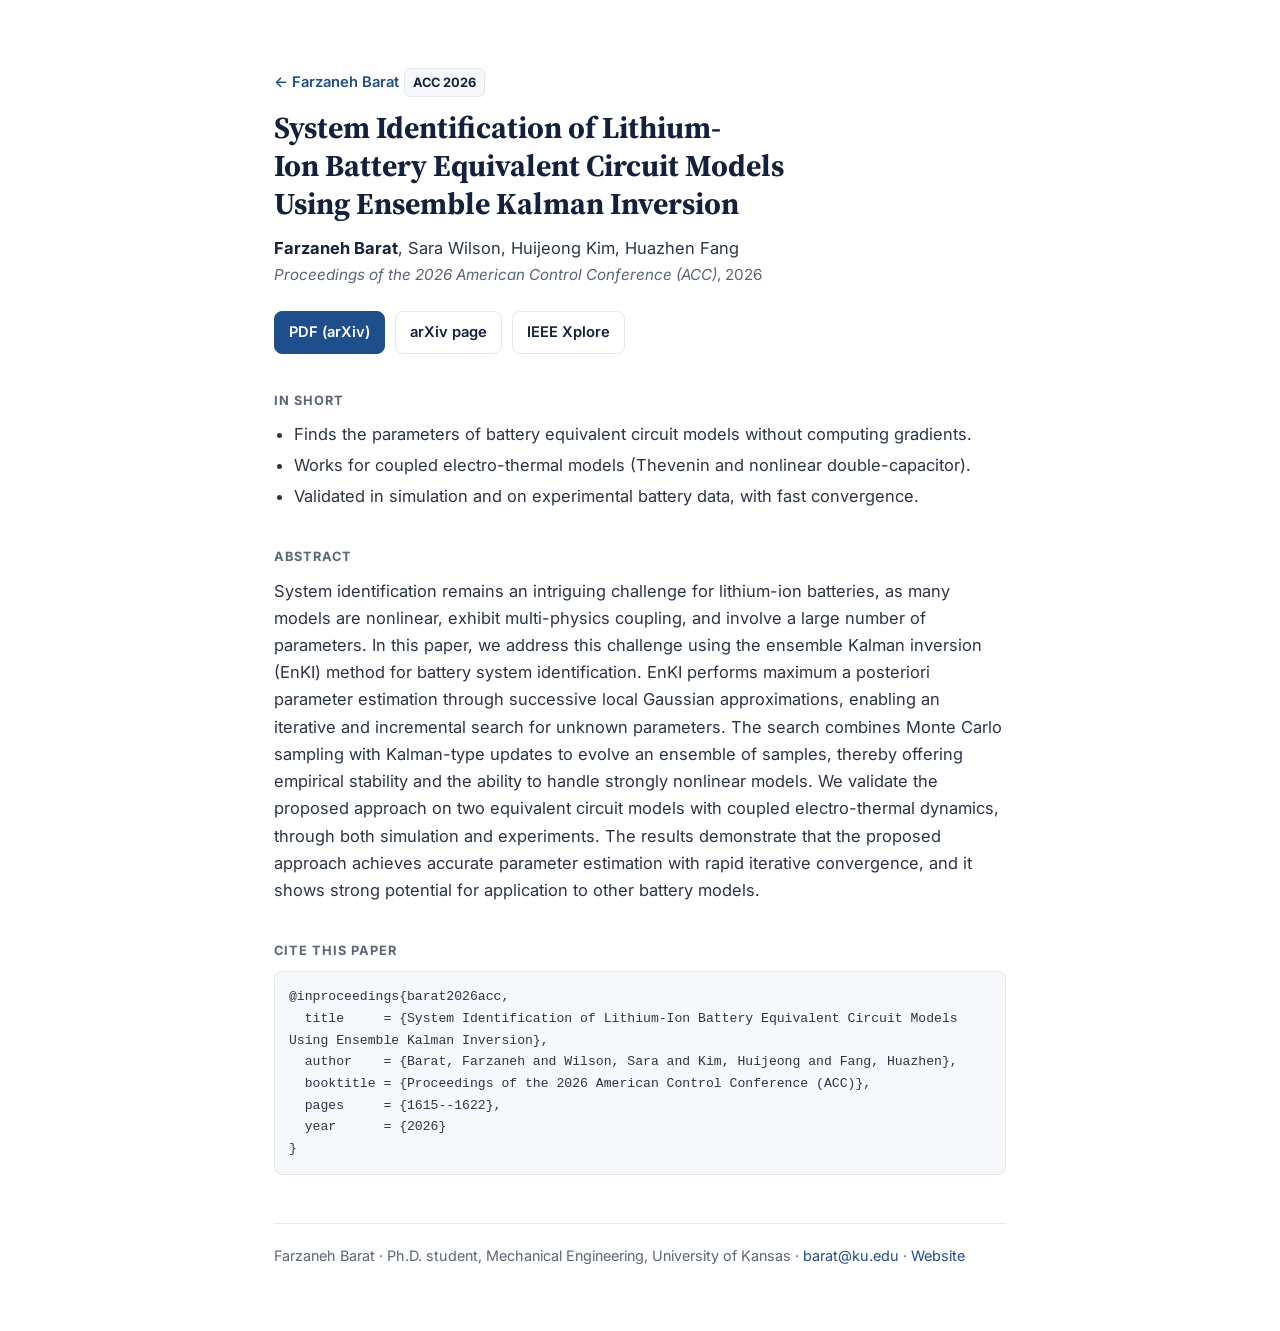
<file: papers/acc2026-enki-battery-sysid.html>
<!DOCTYPE html>
<html lang="en">
<head>
  <meta charset="UTF-8" />
  <meta name="viewport" content="width=device-width, initial-scale=1.0" />
  <title>System Identification of Lithium-Ion Battery Equivalent Circuit Models Using Ensemble Kalman Inversion | Farzaneh Barat</title>
  <meta name="description" content="System identification remains an intriguing challenge for lithium-ion batteries, as many models are nonlinear, exhibit multi-physics coupling, and involve " />
  <link rel="canonical" href="https://farzanehbarat.github.io/papers/acc2026-enki-battery-sysid.html" />
  <meta name="citation_title" content="System Identification of Lithium-Ion Battery Equivalent Circuit Models Using Ensemble Kalman Inversion" />
  <meta name="citation_author" content="Farzaneh Barat" />
  <meta name="citation_author" content="Sara Wilson" />
  <meta name="citation_author" content="Huijeong Kim" />
  <meta name="citation_author" content="Huazhen Fang" />
  <meta name="citation_publication_date" content="2026" />
  <meta name="citation_conference_title" content="Proceedings of the 2026 American Control Conference (ACC)" />
  <meta name="citation_firstpage" content="1615" />
  <meta name="citation_lastpage" content="1622" />
  <meta name="citation_arxiv_id" content="2604.10813" />
  <meta name="citation_pdf_url" content="https://arxiv.org/pdf/2604.10813" />
  <meta property="og:title" content="System Identification of Lithium-Ion Battery Equivalent Circuit Models Using Ensemble Kalman Inversion" />
  <meta property="og:url" content="https://farzanehbarat.github.io/papers/acc2026-enki-battery-sysid.html" />
  <link href="https://fonts.googleapis.com/css2?family=Inter:wght@400;500;600;700&family=Source+Serif+4:opsz,wght@8..60,600;8..60,700&display=swap" rel="stylesheet" />
  <style>
:root{--ink:#14213d;--text:#2b3445;--muted:#5b6575;--accent:#1f4e8c;--line:#e3e7ee;--soft:#f6f8fb;--serif:"Source Serif 4",Georgia,serif;--sans:"Inter",-apple-system,"Segoe UI",Roboto,Arial,sans-serif}
*{box-sizing:border-box;margin:0;padding:0}body{font-family:var(--sans);font-size:16.5px;line-height:1.65;color:var(--text);background:#fff}
a{color:var(--accent);text-decoration:none}a:hover{text-decoration:underline}main{max-width:780px;margin:0 auto;padding:40px 24px 64px}
.back{font-size:.92rem;font-weight:600}.venue{display:inline-block;margin:28px 0 12px;font-size:.8rem;font-weight:700;color:var(--ink);background:var(--soft);border:1px solid var(--line);border-radius:6px;padding:3px 8px}
h1{font-family:var(--serif);font-size:1.9rem;line-height:1.25;color:var(--ink);text-wrap:balance}.authors{margin-top:12px}.authors strong{color:var(--ink)}.where{color:var(--muted);font-size:.95rem}
.actions{display:flex;flex-wrap:wrap;gap:10px;margin:24px 0 8px}.btn{padding:8px 14px;border-radius:8px;font-size:.92rem;font-weight:600;border:1px solid var(--line);color:var(--ink)}.btn.primary{background:var(--accent);border-color:var(--accent);color:#fff}
h2{font-size:.8rem;font-weight:700;text-transform:uppercase;letter-spacing:.08em;color:var(--muted);margin:36px 0 10px}ul{padding-left:20px}li+li{margin-top:4px}
pre{background:var(--soft);border:1px solid var(--line);border-radius:8px;padding:14px;font-size:.82rem;white-space:pre-wrap;overflow-wrap:anywhere}footer{margin-top:48px;padding-top:20px;border-top:1px solid var(--line);color:var(--muted);font-size:.9rem}
  </style>
</head>
<body>
  <main>
    <a class="back" href="../#publications">&larr; Farzaneh Barat</a>
    <p class="venue">ACC 2026</p>
    <h1>System Identification of Lithium-Ion Battery Equivalent Circuit Models Using Ensemble Kalman Inversion</h1>
    <p class="authors"><strong>Farzaneh Barat</strong>, Sara Wilson, Huijeong Kim, Huazhen Fang</p>
    <p class="where"><em>Proceedings of the 2026 American Control Conference (ACC)</em>, 2026</p>
    <div class="actions"><a class="btn primary" href="https://arxiv.org/pdf/2604.10813">PDF (arXiv)</a><a class="btn" href="https://arxiv.org/abs/2604.10813">arXiv page</a><a class="btn" href="https://ieeexplore.ieee.org/document/11616140">IEEE Xplore</a></div>
    <h2>In short</h2>
    <ul><li>Finds the parameters of battery equivalent circuit models without computing gradients.</li><li>Works for coupled electro-thermal models (Thevenin and nonlinear double-capacitor).</li><li>Validated in simulation and on experimental battery data, with fast convergence.</li></ul>
    <h2>Abstract</h2>
    <p>System identification remains an intriguing challenge for lithium-ion batteries, as many models are nonlinear, exhibit multi-physics coupling, and involve a large number of parameters. In this paper, we address this challenge using the ensemble Kalman inversion (EnKI) method for battery system identification. EnKI performs maximum a posteriori parameter estimation through successive local Gaussian approximations, enabling an iterative and incremental search for unknown parameters. The search combines Monte Carlo sampling with Kalman-type updates to evolve an ensemble of samples, thereby offering empirical stability and the ability to handle strongly nonlinear models. We validate the proposed approach on two equivalent circuit models with coupled electro-thermal dynamics, through both simulation and experiments. The results demonstrate that the proposed approach achieves accurate parameter estimation with rapid iterative convergence, and it shows strong potential for application to other battery models.</p>
    <h2>Cite this paper</h2>
    <pre>@inproceedings{barat2026acc,
  title     = {System Identification of Lithium-Ion Battery Equivalent Circuit Models Using Ensemble Kalman Inversion},
  author    = {Barat, Farzaneh and Wilson, Sara and Kim, Huijeong and Fang, Huazhen},
  booktitle = {Proceedings of the 2026 American Control Conference (ACC)},
  pages     = {1615--1622},
  year      = {2026}
}</pre>
    <footer>Farzaneh Barat · Ph.D. student, Mechanical Engineering, University of Kansas · <a href="mailto:barat@ku.edu">barat@ku.edu</a> · <a href="../">Website</a></footer>
  </main>
</body>
</html>
</file>
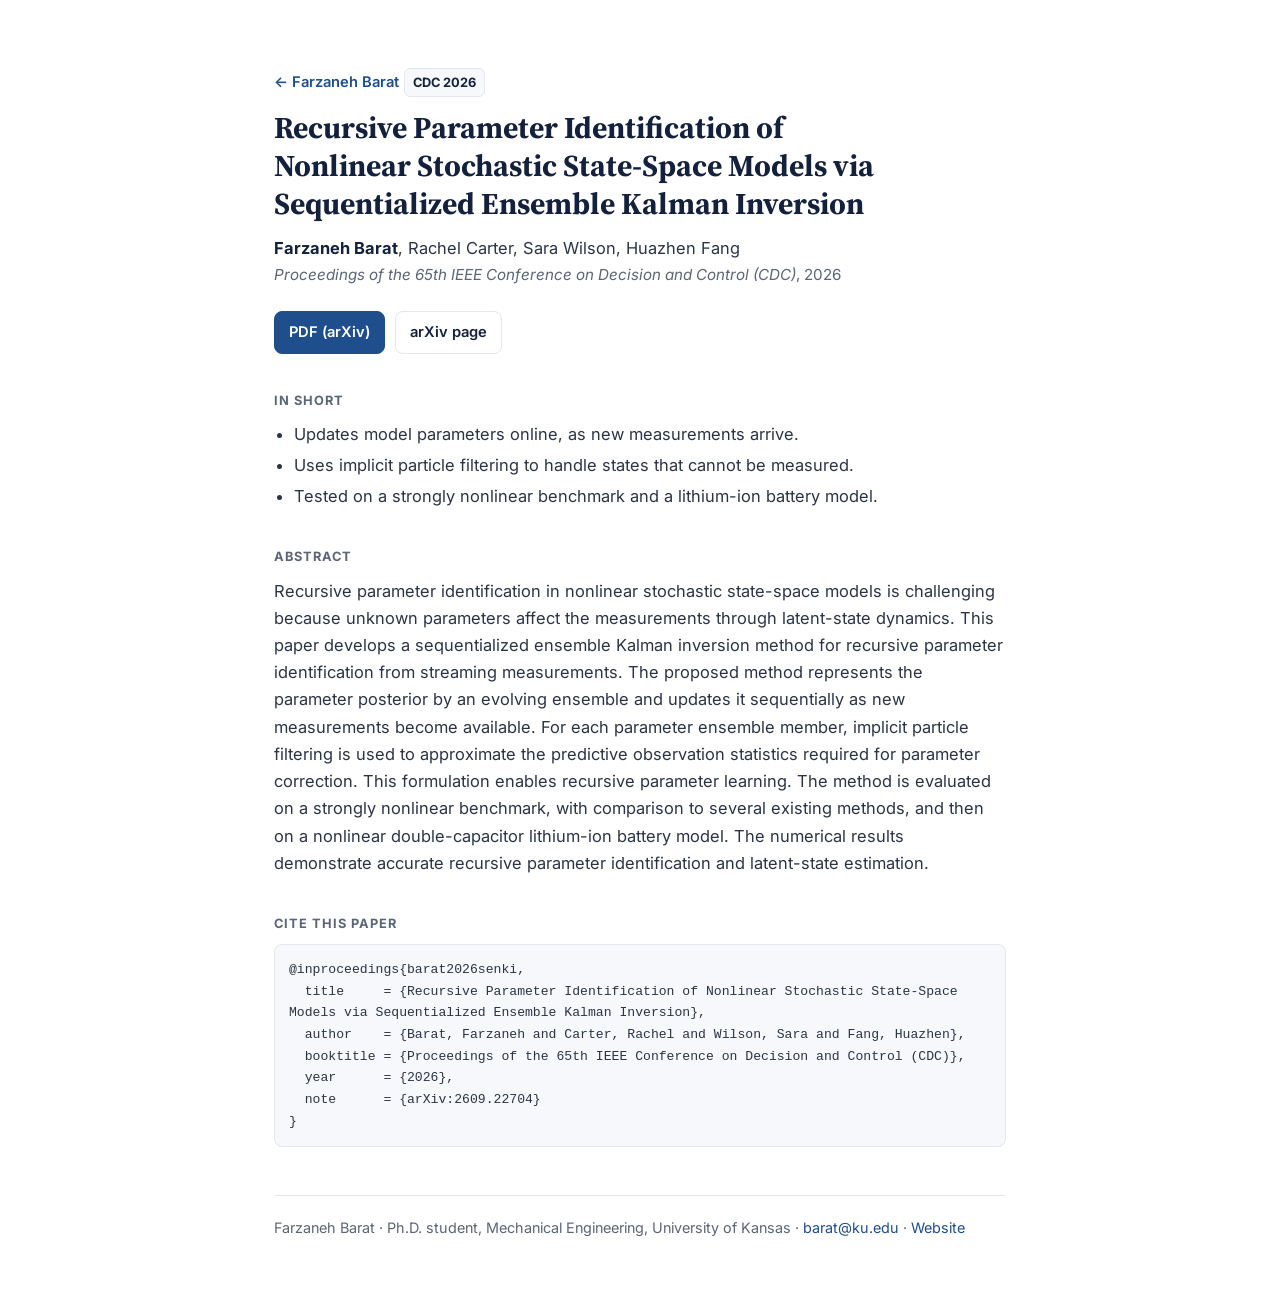
<file: papers/cdc2026-senki-recursive-id.html>
<!DOCTYPE html>
<html lang="en">
<head>
  <meta charset="UTF-8" />
  <meta name="viewport" content="width=device-width, initial-scale=1.0" />
  <title>Recursive Parameter Identification of Nonlinear Stochastic State-Space Models via Sequentialized Ensemble Kalman Inversion | Farzaneh Barat</title>
  <meta name="description" content="Recursive parameter identification in nonlinear stochastic state-space models is challenging because unknown parameters affect the measurements through lat" />
  <link rel="canonical" href="https://farzanehbarat.github.io/papers/cdc2026-senki-recursive-id.html" />
  <meta name="citation_title" content="Recursive Parameter Identification of Nonlinear Stochastic State-Space Models via Sequentialized Ensemble Kalman Inversion" />
  <meta name="citation_author" content="Farzaneh Barat" />
  <meta name="citation_author" content="Rachel Carter" />
  <meta name="citation_author" content="Sara Wilson" />
  <meta name="citation_author" content="Huazhen Fang" />
  <meta name="citation_publication_date" content="2026" />
  <meta name="citation_conference_title" content="Proceedings of the 65th IEEE Conference on Decision and Control (CDC)" />
  <meta name="citation_arxiv_id" content="2609.22704" />
  <meta name="citation_pdf_url" content="https://arxiv.org/pdf/2609.22704" />
  <meta property="og:title" content="Recursive Parameter Identification of Nonlinear Stochastic State-Space Models via Sequentialized Ensemble Kalman Inversion" />
  <meta property="og:url" content="https://farzanehbarat.github.io/papers/cdc2026-senki-recursive-id.html" />
  <link href="https://fonts.googleapis.com/css2?family=Inter:wght@400;500;600;700&family=Source+Serif+4:opsz,wght@8..60,600;8..60,700&display=swap" rel="stylesheet" />
  <style>
:root{--ink:#14213d;--text:#2b3445;--muted:#5b6575;--accent:#1f4e8c;--line:#e3e7ee;--soft:#f6f8fb;--serif:"Source Serif 4",Georgia,serif;--sans:"Inter",-apple-system,"Segoe UI",Roboto,Arial,sans-serif}
*{box-sizing:border-box;margin:0;padding:0}body{font-family:var(--sans);font-size:16.5px;line-height:1.65;color:var(--text);background:#fff}
a{color:var(--accent);text-decoration:none}a:hover{text-decoration:underline}main{max-width:780px;margin:0 auto;padding:40px 24px 64px}
.back{font-size:.92rem;font-weight:600}.venue{display:inline-block;margin:28px 0 12px;font-size:.8rem;font-weight:700;color:var(--ink);background:var(--soft);border:1px solid var(--line);border-radius:6px;padding:3px 8px}
h1{font-family:var(--serif);font-size:1.9rem;line-height:1.25;color:var(--ink);text-wrap:balance}.authors{margin-top:12px}.authors strong{color:var(--ink)}.where{color:var(--muted);font-size:.95rem}
.actions{display:flex;flex-wrap:wrap;gap:10px;margin:24px 0 8px}.btn{padding:8px 14px;border-radius:8px;font-size:.92rem;font-weight:600;border:1px solid var(--line);color:var(--ink)}.btn.primary{background:var(--accent);border-color:var(--accent);color:#fff}
h2{font-size:.8rem;font-weight:700;text-transform:uppercase;letter-spacing:.08em;color:var(--muted);margin:36px 0 10px}ul{padding-left:20px}li+li{margin-top:4px}
pre{background:var(--soft);border:1px solid var(--line);border-radius:8px;padding:14px;font-size:.82rem;white-space:pre-wrap;overflow-wrap:anywhere}footer{margin-top:48px;padding-top:20px;border-top:1px solid var(--line);color:var(--muted);font-size:.9rem}
  </style>
</head>
<body>
  <main>
    <a class="back" href="../#publications">&larr; Farzaneh Barat</a>
    <p class="venue">CDC 2026</p>
    <h1>Recursive Parameter Identification of Nonlinear Stochastic State-Space Models via Sequentialized Ensemble Kalman Inversion</h1>
    <p class="authors"><strong>Farzaneh Barat</strong>, Rachel Carter, Sara Wilson, Huazhen Fang</p>
    <p class="where"><em>Proceedings of the 65th IEEE Conference on Decision and Control (CDC)</em>, 2026</p>
    <div class="actions"><a class="btn primary" href="https://arxiv.org/pdf/2609.22704">PDF (arXiv)</a><a class="btn" href="https://arxiv.org/abs/2609.22704">arXiv page</a></div>
    <h2>In short</h2>
    <ul><li>Updates model parameters online, as new measurements arrive.</li><li>Uses implicit particle filtering to handle states that cannot be measured.</li><li>Tested on a strongly nonlinear benchmark and a lithium-ion battery model.</li></ul>
    <h2>Abstract</h2>
    <p>Recursive parameter identification in nonlinear stochastic state-space models is challenging because unknown parameters affect the measurements through latent-state dynamics. This paper develops a sequentialized ensemble Kalman inversion method for recursive parameter identification from streaming measurements. The proposed method represents the parameter posterior by an evolving ensemble and updates it sequentially as new measurements become available. For each parameter ensemble member, implicit particle filtering is used to approximate the predictive observation statistics required for parameter correction. This formulation enables recursive parameter learning. The method is evaluated on a strongly nonlinear benchmark, with comparison to several existing methods, and then on a nonlinear double-capacitor lithium-ion battery model. The numerical results demonstrate accurate recursive parameter identification and latent-state estimation.</p>
    <h2>Cite this paper</h2>
    <pre>@inproceedings{barat2026senki,
  title     = {Recursive Parameter Identification of Nonlinear Stochastic State-Space Models via Sequentialized Ensemble Kalman Inversion},
  author    = {Barat, Farzaneh and Carter, Rachel and Wilson, Sara and Fang, Huazhen},
  booktitle = {Proceedings of the 65th IEEE Conference on Decision and Control (CDC)},
  year      = {2026},
  note      = {arXiv:2609.22704}
}</pre>
    <footer>Farzaneh Barat · Ph.D. student, Mechanical Engineering, University of Kansas · <a href="mailto:barat@ku.edu">barat@ku.edu</a> · <a href="../">Website</a></footer>
  </main>
</body>
</html>
</file>
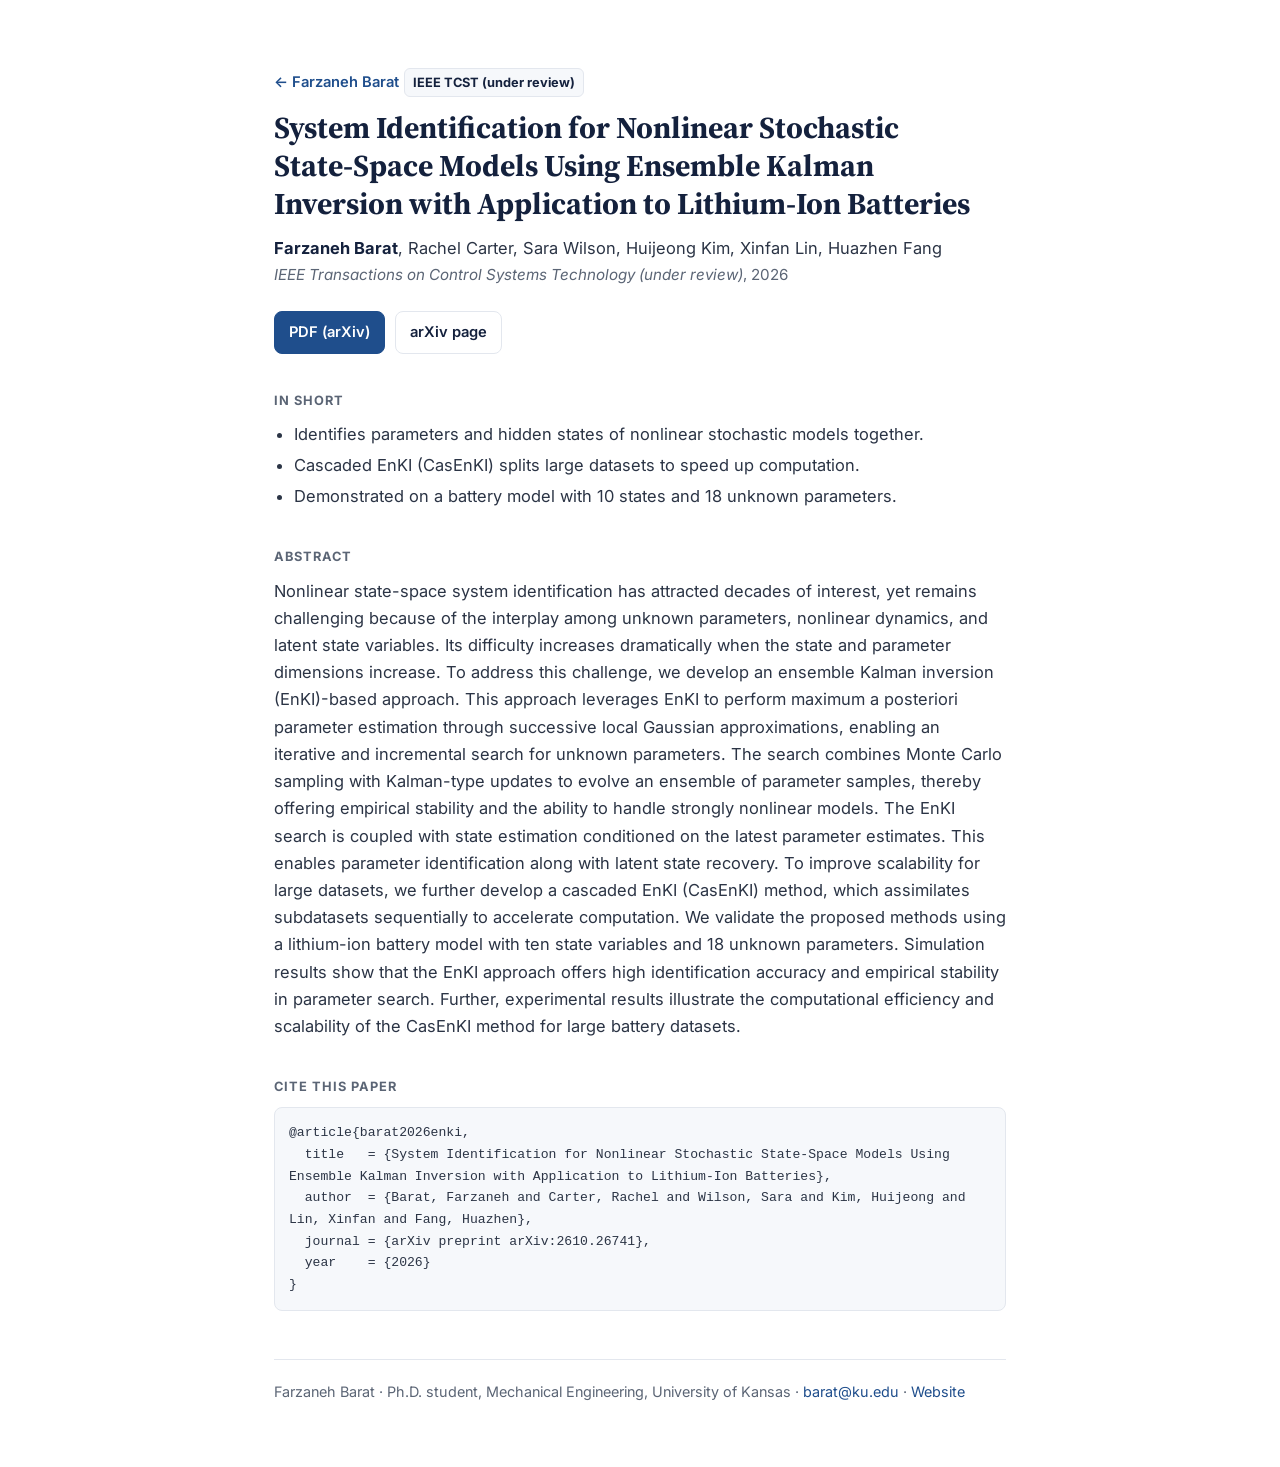
<file: papers/enki-nonlinear-sysid-batteries.html>
<!DOCTYPE html>
<html lang="en">
<head>
  <meta charset="UTF-8" />
  <meta name="viewport" content="width=device-width, initial-scale=1.0" />
  <title>System Identification for Nonlinear Stochastic State-Space Models Using Ensemble Kalman Inversion with Application to Lithium-Ion Batteries | Farzaneh Barat</title>
  <meta name="description" content="Nonlinear state-space system identification has attracted decades of interest, yet remains challenging because of the interplay among unknown parameters, n" />
  <link rel="canonical" href="https://farzanehbarat.github.io/papers/enki-nonlinear-sysid-batteries.html" />
  <meta name="citation_title" content="System Identification for Nonlinear Stochastic State-Space Models Using Ensemble Kalman Inversion with Application to Lithium-Ion Batteries" />
  <meta name="citation_author" content="Farzaneh Barat" />
  <meta name="citation_author" content="Rachel Carter" />
  <meta name="citation_author" content="Sara Wilson" />
  <meta name="citation_author" content="Huijeong Kim" />
  <meta name="citation_author" content="Xinfan Lin" />
  <meta name="citation_author" content="Huazhen Fang" />
  <meta name="citation_publication_date" content="2026" />
  <meta name="citation_technical_report_institution" content="arXiv" />
  <meta name="citation_arxiv_id" content="2610.26741" />
  <meta name="citation_pdf_url" content="https://arxiv.org/pdf/2610.26741" />
  <meta property="og:title" content="System Identification for Nonlinear Stochastic State-Space Models Using Ensemble Kalman Inversion with Application to Lithium-Ion Batteries" />
  <meta property="og:url" content="https://farzanehbarat.github.io/papers/enki-nonlinear-sysid-batteries.html" />
  <link href="https://fonts.googleapis.com/css2?family=Inter:wght@400;500;600;700&family=Source+Serif+4:opsz,wght@8..60,600;8..60,700&display=swap" rel="stylesheet" />
  <style>
:root{--ink:#14213d;--text:#2b3445;--muted:#5b6575;--accent:#1f4e8c;--line:#e3e7ee;--soft:#f6f8fb;--serif:"Source Serif 4",Georgia,serif;--sans:"Inter",-apple-system,"Segoe UI",Roboto,Arial,sans-serif}
*{box-sizing:border-box;margin:0;padding:0}body{font-family:var(--sans);font-size:16.5px;line-height:1.65;color:var(--text);background:#fff}
a{color:var(--accent);text-decoration:none}a:hover{text-decoration:underline}main{max-width:780px;margin:0 auto;padding:40px 24px 64px}
.back{font-size:.92rem;font-weight:600}.venue{display:inline-block;margin:28px 0 12px;font-size:.8rem;font-weight:700;color:var(--ink);background:var(--soft);border:1px solid var(--line);border-radius:6px;padding:3px 8px}
h1{font-family:var(--serif);font-size:1.9rem;line-height:1.25;color:var(--ink);text-wrap:balance}.authors{margin-top:12px}.authors strong{color:var(--ink)}.where{color:var(--muted);font-size:.95rem}
.actions{display:flex;flex-wrap:wrap;gap:10px;margin:24px 0 8px}.btn{padding:8px 14px;border-radius:8px;font-size:.92rem;font-weight:600;border:1px solid var(--line);color:var(--ink)}.btn.primary{background:var(--accent);border-color:var(--accent);color:#fff}
h2{font-size:.8rem;font-weight:700;text-transform:uppercase;letter-spacing:.08em;color:var(--muted);margin:36px 0 10px}ul{padding-left:20px}li+li{margin-top:4px}
pre{background:var(--soft);border:1px solid var(--line);border-radius:8px;padding:14px;font-size:.82rem;white-space:pre-wrap;overflow-wrap:anywhere}footer{margin-top:48px;padding-top:20px;border-top:1px solid var(--line);color:var(--muted);font-size:.9rem}
  </style>
</head>
<body>
  <main>
    <a class="back" href="../#publications">&larr; Farzaneh Barat</a>
    <p class="venue">IEEE TCST (under review)</p>
    <h1>System Identification for Nonlinear Stochastic State-Space Models Using Ensemble Kalman Inversion with Application to Lithium-Ion Batteries</h1>
    <p class="authors"><strong>Farzaneh Barat</strong>, Rachel Carter, Sara Wilson, Huijeong Kim, Xinfan Lin, Huazhen Fang</p>
    <p class="where"><em>IEEE Transactions on Control Systems Technology (under review)</em>, 2026</p>
    <div class="actions"><a class="btn primary" href="https://arxiv.org/pdf/2610.26741">PDF (arXiv)</a><a class="btn" href="https://arxiv.org/abs/2610.26741">arXiv page</a></div>
    <h2>In short</h2>
    <ul><li>Identifies parameters and hidden states of nonlinear stochastic models together.</li><li>Cascaded EnKI (CasEnKI) splits large datasets to speed up computation.</li><li>Demonstrated on a battery model with 10 states and 18 unknown parameters.</li></ul>
    <h2>Abstract</h2>
    <p>Nonlinear state-space system identification has attracted decades of interest, yet remains challenging because of the interplay among unknown parameters, nonlinear dynamics, and latent state variables. Its difficulty increases dramatically when the state and parameter dimensions increase. To address this challenge, we develop an ensemble Kalman inversion (EnKI)-based approach. This approach leverages EnKI to perform maximum a posteriori parameter estimation through successive local Gaussian approximations, enabling an iterative and incremental search for unknown parameters. The search combines Monte Carlo sampling with Kalman-type updates to evolve an ensemble of parameter samples, thereby offering empirical stability and the ability to handle strongly nonlinear models. The EnKI search is coupled with state estimation conditioned on the latest parameter estimates. This enables parameter identification along with latent state recovery. To improve scalability for large datasets, we further develop a cascaded EnKI (CasEnKI) method, which assimilates subdatasets sequentially to accelerate computation. We validate the proposed methods using a lithium-ion battery model with ten state variables and 18 unknown parameters. Simulation results show that the EnKI approach offers high identification accuracy and empirical stability in parameter search. Further, experimental results illustrate the computational efficiency and scalability of the CasEnKI method for large battery datasets.</p>
    <h2>Cite this paper</h2>
    <pre>@article{barat2026enki,
  title   = {System Identification for Nonlinear Stochastic State-Space Models Using Ensemble Kalman Inversion with Application to Lithium-Ion Batteries},
  author  = {Barat, Farzaneh and Carter, Rachel and Wilson, Sara and Kim, Huijeong and Lin, Xinfan and Fang, Huazhen},
  journal = {arXiv preprint arXiv:2610.26741},
  year    = {2026}
}</pre>
    <footer>Farzaneh Barat · Ph.D. student, Mechanical Engineering, University of Kansas · <a href="mailto:barat@ku.edu">barat@ku.edu</a> · <a href="../">Website</a></footer>
  </main>
</body>
</html>
</file>
